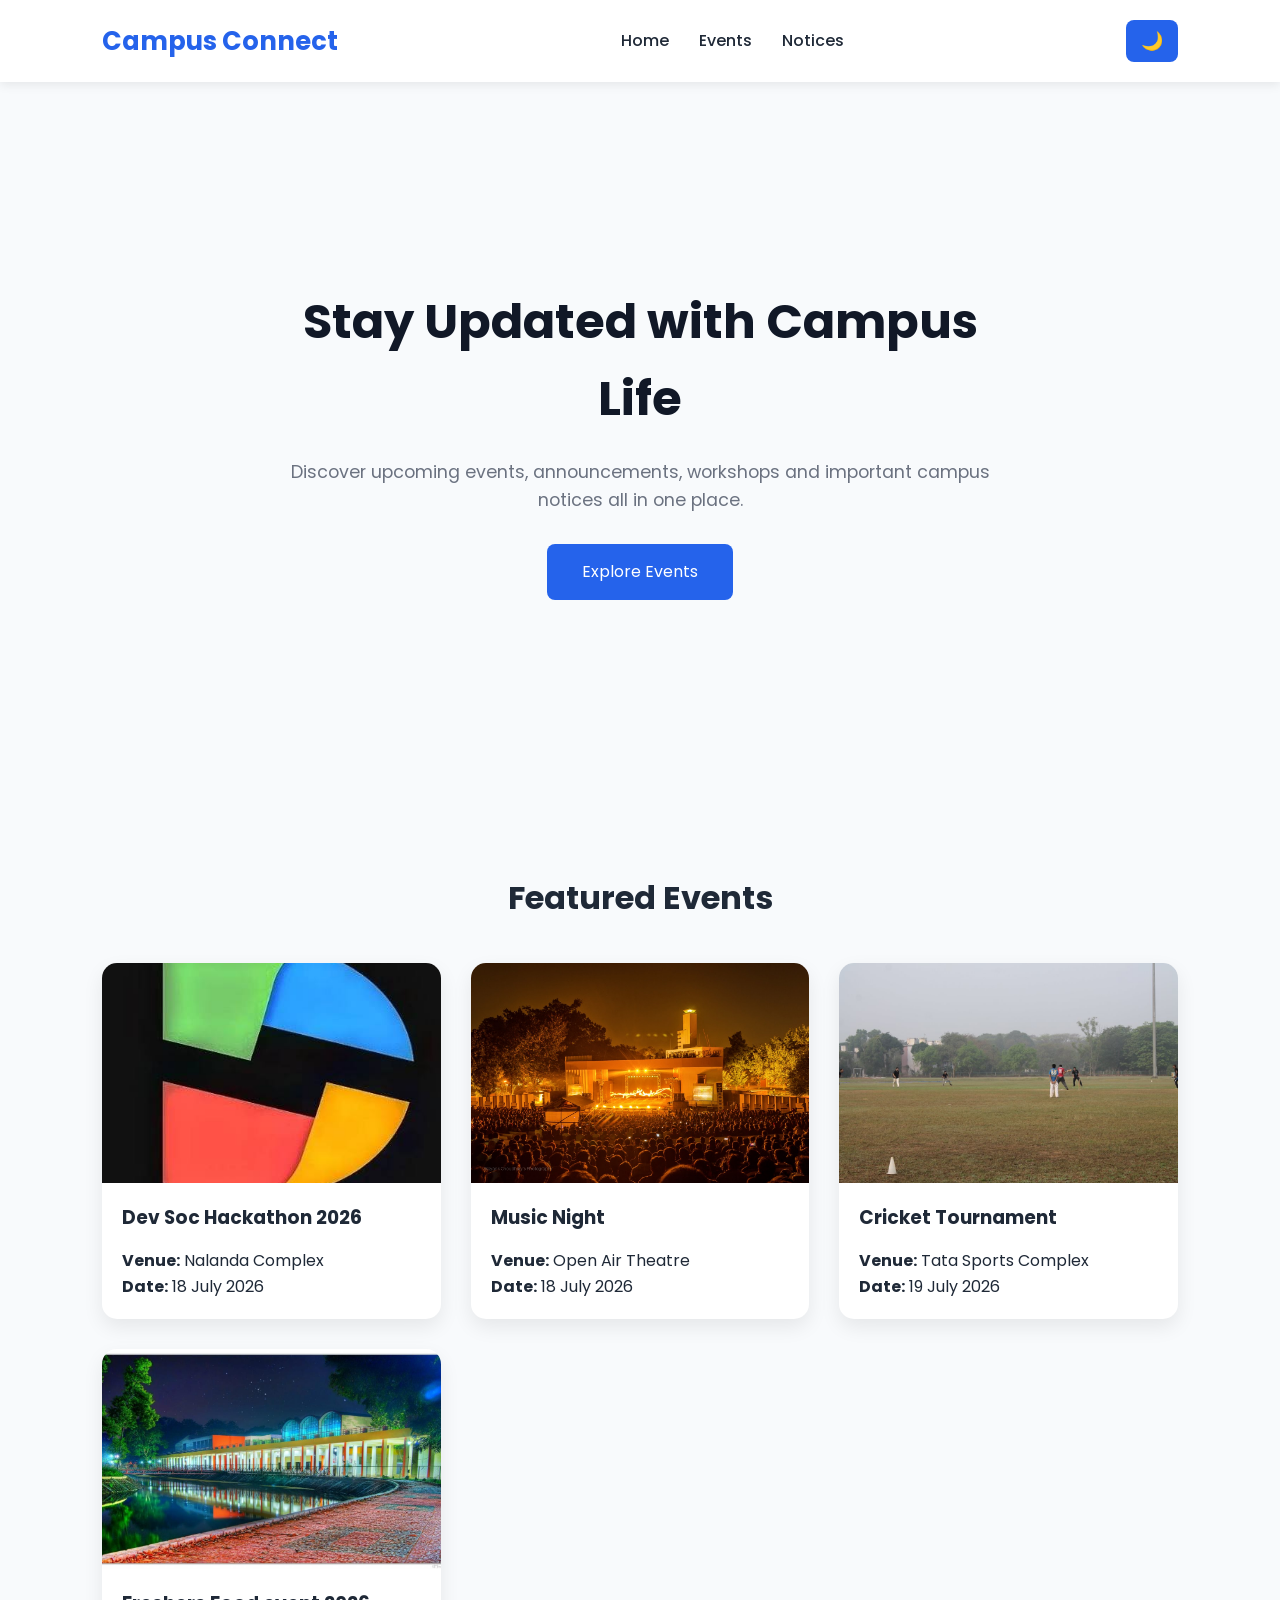
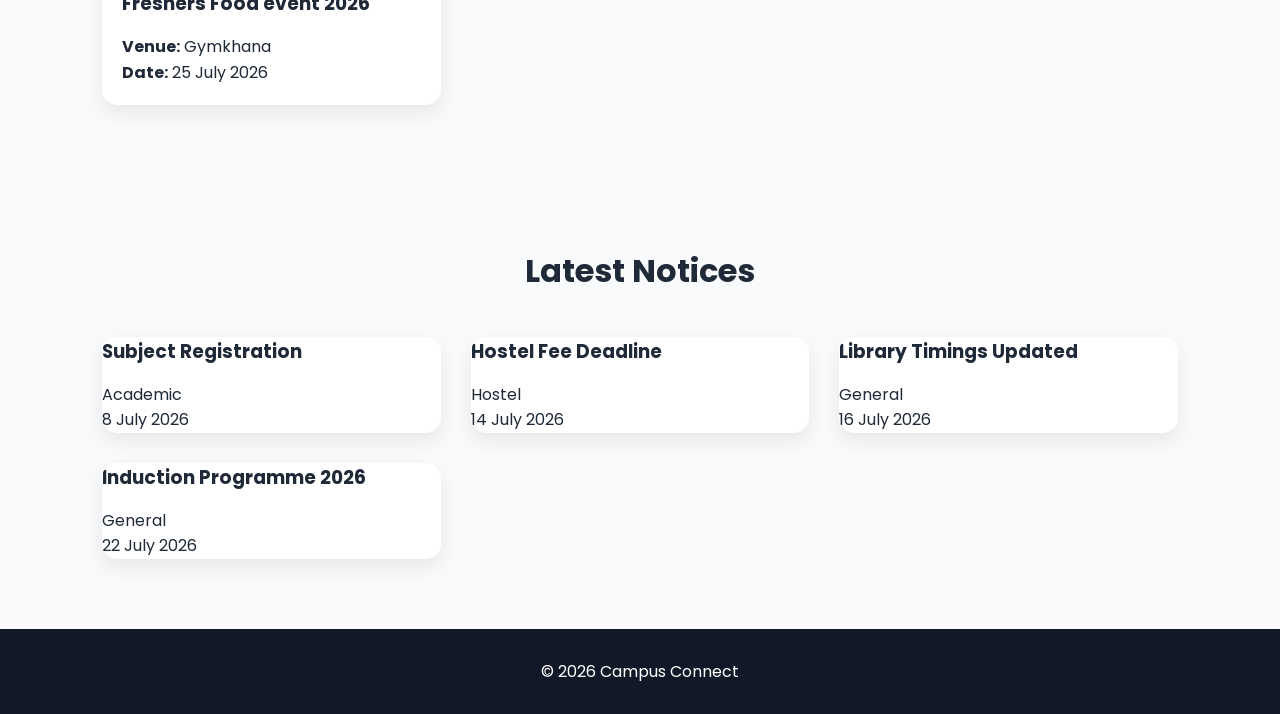
<file: index.html>
<!DOCTYPE html>
<html lang="en">

<head>
    <meta charset="UTF-8">
    <meta name="viewport" content="width=device-width, initial-scale=1.0">

    <title>Campus Connect</title>

    <!-- Google Font -->
    <link rel="preconnect" href="https://fonts.googleapis.com">
    <link rel="preconnect" href="https://fonts.gstatic.com" crossorigin>
    <link href="https://fonts.googleapis.com/css2?family=Poppins:wght@300;400;500;600;700&display=swap" rel="stylesheet">

    <!-- CSS -->
    <link rel="stylesheet" href="css/style.css">
</head>

<body>
    <header>

        <nav class="navbar">

            <div class="logo">
            Campus Connect
            </div>

            <ul class="nav-links">

                <li><a href="index.html">Home</a></li>

                <li><a href="events.html">Events</a></li>

                <li><a href="notices.html">Notices</a></li>

            </ul>

            <button id="theme-toggle">
            🌙
            </button>

        </nav>

    </header>

    <section class="hero">

        <div class="hero-content">

            <h1>
            Stay Updated with Campus Life
            </h1>

            <p>
            Discover upcoming events, announcements, workshops and important campus notices all in one place.
            </p>

            <a href="events.html" class="btn">
            Explore Events
            </a>

        </div>

    </section>

    <section class="featured-events">

        <h2>Featured Events</h2>

        <div id="events-grid">
        <!-- JavaScript will generate cards here -->
        </div>

    </section>

    <section class="latest-notices">

        <h2>Latest Notices</h2>
        <div id="notice-container">
        </div>

    </section>

    <script src="js/data.js"></script>
    <script src="js/app.js"></script>
    <script src="js/events.js"></script>
    <script src="js/theme.js"></script>

    <footer>

        <p>
        © 2026 Campus Connect
        </p>

    </footer>
</body>

</html>
</file>
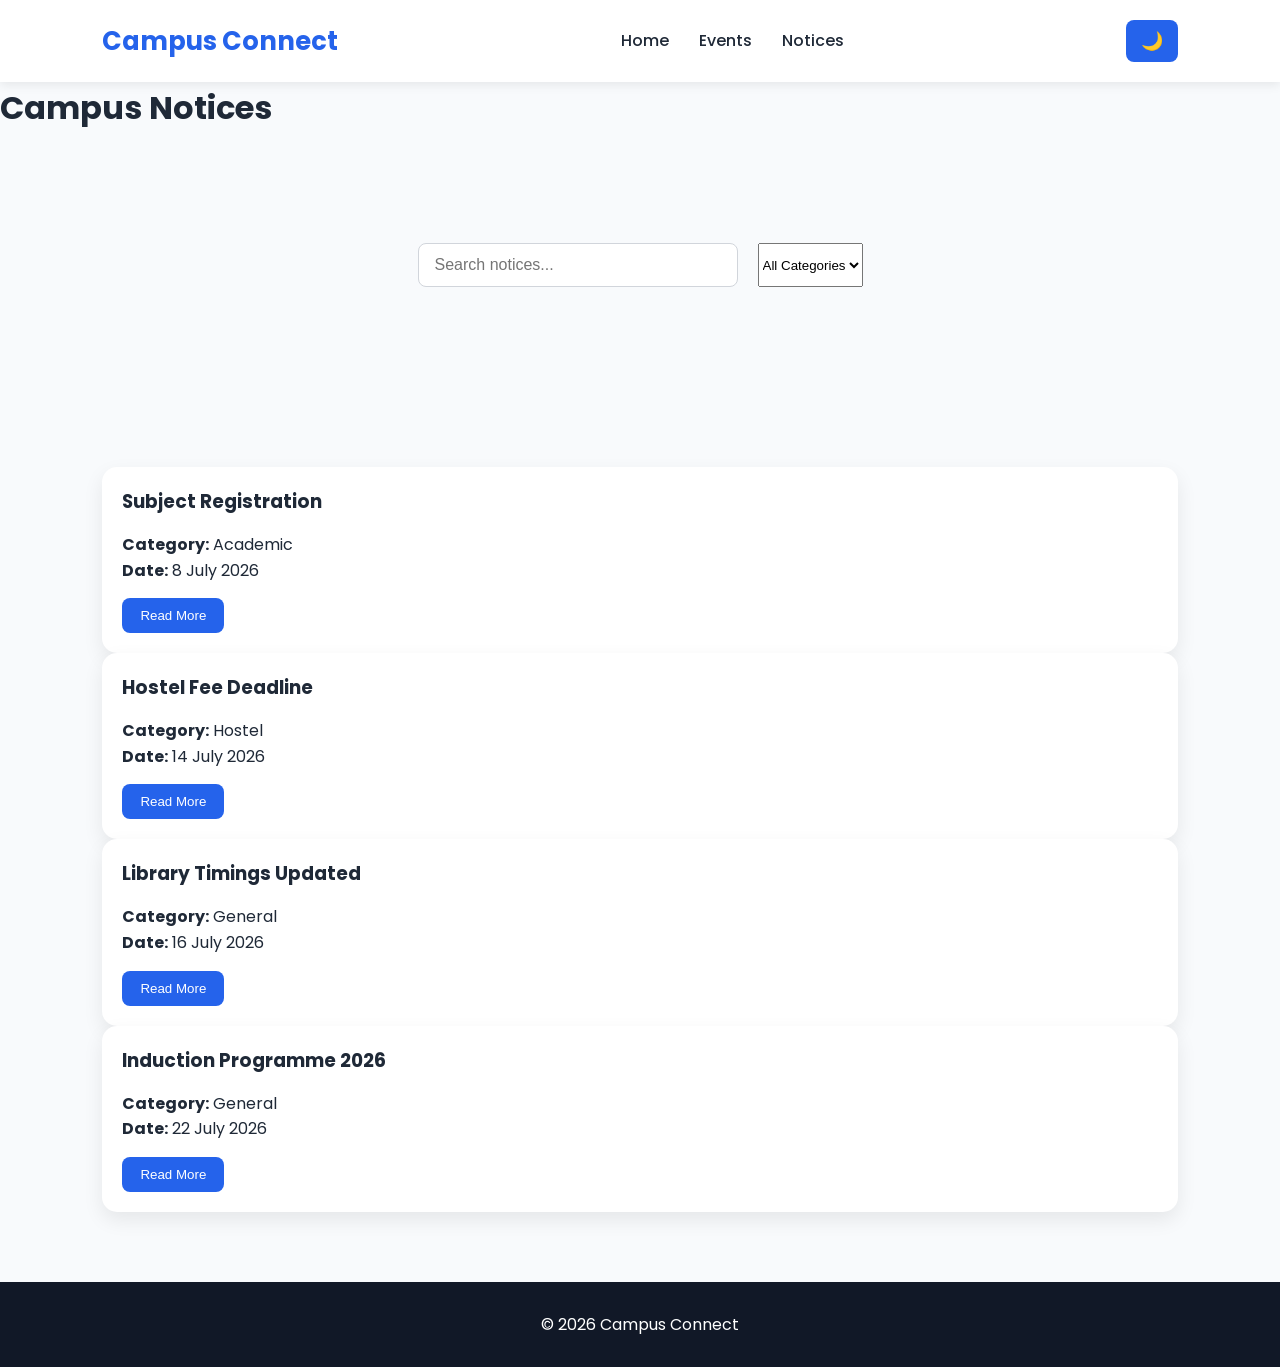
<file: notices.html>
<!DOCTYPE html>
<html lang="en">

<head>
    <meta charset="UTF-8">
    <meta name="viewport" content="width=device-width, initial-scale=1.0">
    <title>Campus Connect | Notices</title>

    <link rel="preconnect" href="https://fonts.googleapis.com">
    <link rel="preconnect" href="https://fonts.gstatic.com" crossorigin>

    <link href="https://fonts.googleapis.com/css2?family=Poppins:wght@300;400;500;600;700&display=swap" rel="stylesheet">

    <link rel="stylesheet" href="css/style.css">
</head>

<body>

<header>

    <nav class="navbar">

        <h2 class="logo">Campus Connect</h2>

        <ul class="nav-links">

            <li><a href="index.html">Home</a></li>
            <li><a href="events.html">Events</a></li>
            <li><a href="notices.html" class="active">Notices</a></li>

        </ul>
        <button id="theme-toggle">🌙</button>
    </nav>

</header>

<main class="container">

    <h1>Campus Notices</h1>

    <section class="controls">

        <input
            type="text"
            id="search-input"
            placeholder="Search notices..."
        >

        <select id="category-filter">

            <option value="All">All Categories</option>
            <option value="Academic">Academic</option>
            <option value="Hostel">Hostel</option>
            <option value="General">General</option>

        </select>

    </section>

    <div id="loading" class="loading">
        Loading notices...
    </div>

    <div id="error" class="error">
        Failed to load notices. Please refresh the page.
    </div>


    <section>

        <div id="notices-grid" class="events-grid"></div>

    </section>

</main>

<!-- Notice Modal -->

<div id="notice-modal" class="modal">

    <div class="modal-content">

        <span id="close-notice-modal">&times;</span>

        <h2 id="notice-title"></h2>

        <p id="notice-date"></p>

        <p id="notice-category"></p>

        <p id="notice-content"></p>

    </div>

</div>

<footer>

    <p>© 2026 Campus Connect</p>

</footer>

<script src="js/data.js"></script>
<script src="js/noticeModal.js"></script>
<script src="js/notices.js"></script>
<script src="js/theme.js"></script>

</body>

</html>
</file>
<file: css/style.css>
/* -----reseting the page------ */

*{
    margin:0;
    padding:0;
    box-sizing:border-box;
}

body{
    font-family:'Poppins', sans-serif;
    background:#f8fafc;
    color:#1f2937;
    line-height:1.6;
}

img{
    max-width:100%;
    display:block;
}

/* Removing blue colour for links */
a{
    text-decoration:none;
    color:inherit;
}

ul{
    list-style:none;
}

/* ---------- Navigation bar ---------- */

.navbar{

    display:flex;
    justify-content:space-between;
    align-items:center;
    padding:20px 8%;
    background:white;
    box-shadow:0 3px 10px rgba(0,0,0,0.08);
    position:sticky;
    top:0;

    z-index:1000;

}

/*------Logo------*/
.logo{

    font-size:1.6rem;

    font-weight:700;

    color:#2563eb;

}


/*----Navigation Links-----*/
.nav-links{

    display:flex;
    gap:30px;

}

.nav-links a{

    font-weight:500;
    transition:0.3s;

}

.nav-links a:hover{

    color:#2563eb;

}


/*-----Theme------*/
#theme-toggle{

    border:none;
    background:#2563eb;
    color:white;
    padding:10px 14px;
    border-radius:8px;
    cursor:pointer;
    transition:0.3s;

}

#theme-toggle:hover{

    background:#1d4ed8;

}


/*----Hero-----*/
.hero{

    min-height:80vh;
    display:flex;
    justify-content:center;
    align-items:center;
    text-align:center;

    padding:50px 8%;

}

.hero-content{

    max-width:700px;

}

.hero h1{

    font-size:3rem;
    margin-bottom:20px;
    color:#111827;

}

.hero p{

    font-size:1.1rem;
    color:#6b7280;
    margin-bottom:30px;

}

.btn{

    display:inline-block;
    background:#2563eb;
    color:white;

    padding:15px 35px;

    border-radius:8px;
    transition:0.3s;

}

.btn:hover{

    background:#1e40af;
    transform:translateY(-3px); /*to creaate smoother animations */

}


/*----section----*/
section{

    padding:70px 8%;

}

section h2{

    text-align:center;
    font-size:2rem;
    margin-bottom:40px;

}


/*----containers----*/
#events-grid,
#notice-container{

    display:grid;
    grid-template-columns:repeat(auto-fit,minmax(280px,1fr));
    gap:30px;

}


/*grid-template-columns:
repeat(auto-fit,minmax(280px,1fr)); /*for different systems */


/*----footer----*/
footer{

    text-align:center;
    padding:30px;
    background:#111827;
    color:white;

}


/*------cards------*/
.card,
.notice-card{

    background:white;
    border-radius:15px;
    overflow:hidden;
    box-shadow:0 8px 20px rgba(0,0,0,0.08);
    transition:.3s;

}

.card:hover,
.notice-card:hover{

    transform:translateY(-8px);

}


/*----images size------*/
.card img{

    width:100%;
    height:220px;
    object-fit:cover;

}

.card-content{

    padding:20px;

}

.card h3,
.notice-card h3{

    margin-bottom:15px;

}

.read-more{

    margin-top:15px;
    padding:10px 20px;
    border:none;
    background:#2563EB;
    color:white;
    border-radius:8px;
    cursor:pointer;

}

/*-----for events page------*/
/*-----controls------- */
.controls{

    display:flex;
    justify-content:center;
    gap:20px;
    margin:40px 0;
    flex-wrap:wrap;

}

.controls input{

    width:320px;
    padding:12px 16px;
    border:1px solid #d1d5db;
    border-radius:8px;
    font-size:16px;

}

.controls input{

    width:320px;
    padding:12px 16px;
    border:1px solid #d1d5db;
    border-radius:8px;
    font-size:16px;

}


/*------modal-------*/
.modal{

    display:none;
    position:fixed;
    left:0;
    top:0;

    width:100%;
    height:100%;

    background:rgba(0,0,0,0.6);
    justify-content:center;
    align-items:center;

    z-index:2000;

}

.modal-content{

    background:white;

    width:90%;

    max-width:600px;

    border-radius:12px;

    overflow:hidden;

    position:relative;

}

.modal-content img{

    width:100%;
    height:250px;
    object-fit:cover;

}

.modal-content h2{

    padding:20px 20px 10px;

}

.modal-content p{

    padding:0 20px 15px;

}

#close-modal{

    position:absolute;
    top:15px;
    right:20px;
    font-size:32px;
    cursor:pointer;
    color:rgb(188, 22, 22);

}

.read-notice{

    margin-top:15px;
    padding:10px 18px;
    border:none;
    border-radius:8px;
    background:#2563eb;
    color:white;
    cursor:pointer;

}

.read-notice:hover{

    background:#1d4ed8;

}

#theme-toggle{

    padding:10px 15px;
    border:none;
    border-radius:8px;
    cursor:pointer;
    font-size:18px;
    background:#2563eb;
    color:white;
    transition:0.3s;

}

#theme-toggle:hover{
   transform:scale(1.05);
}

/* ---------- DARK MODE ---------- */

body.dark{

    background:#121212;
    color:white;

}

body.dark .navbar{
   background:#1e1e1e;
}

body.dark .card{

   background:#1f1f1f;
   color:white;

}

body.dark .card-content{

    color:white;

}

body.dark input,
body.dark select{

    background:#2b2b2b;
    color:white;
    border:1px solid #555;

}

body.dark .modal-content{

    background:#1f1f1f;
    color:white;

}

body.dark footer{

    background:#1e1e1e;
    color:white;

}

body.dark a{

    color:white;

}

body.dark .notice-card{

    background:#1f1f1f;
    color:white;

}

body.dark .notice-card h3,
body.dark .notice-card p{

    color:white;

}

.loading{

    text-align:center;
    padding:40px;
    font-size:20px;
    font-weight:600;
    color:#2563eb;

}

.error{

    display:none;
    text-align:center;
    padding:40px;
    color:red;
    font-size:18px;
    font-weight:600;

}
</file>
